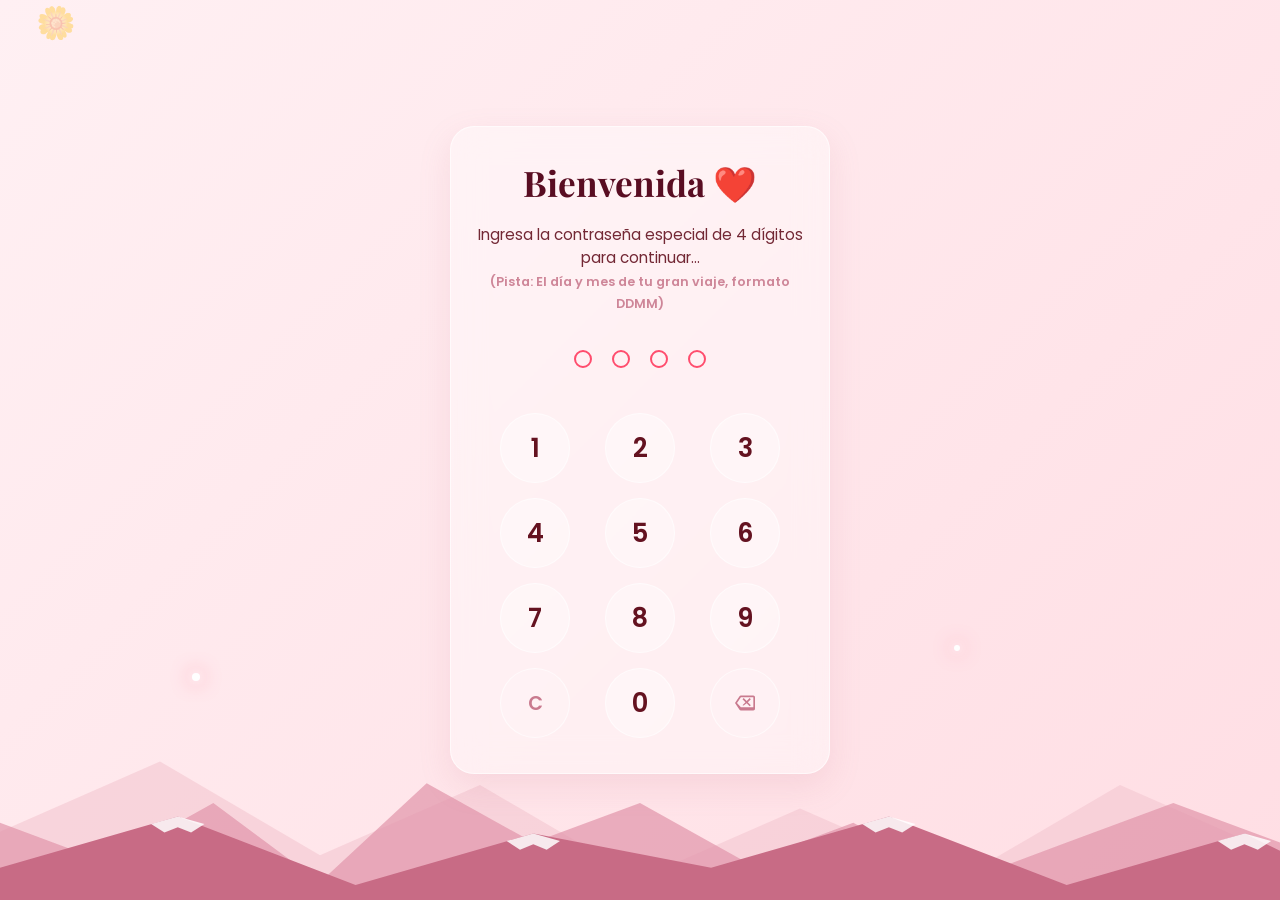
<file: index.html>
<!DOCTYPE html>
<html lang="es">

<head>
    <meta charset="UTF-8">
    <meta name="viewport" content="width=device-width, initial-scale=1.0, viewport-fit=cover">
    <title>Acceso Especial</title>
    <meta name="description" content="Ingresa la fecha de viaje de mi amor para acceder al contador.">

    <!-- Google Fonts -->
    <link rel="preconnect" href="https://fonts.googleapis.com">
    <link rel="preconnect" href="https://fonts.gstatic.com" crossorigin>
    <link
        href="https://fonts.googleapis.com/css2?family=Playfair+Display:ital,wght@0,400..900;1,400..900&family=Poppins:wght@300;400;600;700&display=swap"
        rel="stylesheet">

    <link rel="stylesheet" href="styles.css">
    <link rel="stylesheet" href="passcode.css">
</head>

<body>
    <!-- Ambient Hearts/Petals Container -->
    <div id="hearts-container"></div>

    <main class="passcode-container">
        <!-- Passcode Card -->
        <section class="passcode-card" id="passcode-card">
            <h1 class="passcode-title">Bienvenida ❤️</h1>
            <p class="passcode-subtitle">Ingresa la contraseña especial de 4 dígitos para continuar...<br><small>(Pista:
                    El día y mes de tu gran viaje, formato DDMM)</small></p>

            <!-- PIN Dots Display -->
            <div class="pin-display">
                <div class="pin-dot" data-index="0"></div>
                <div class="pin-dot" data-index="1"></div>
                <div class="pin-dot" data-index="2"></div>
                <div class="pin-dot" data-index="3"></div>
            </div>

            <!-- Custom Numeric Keypad -->
            <div class="keypad">
                <button class="key-btn" data-key="1">1</button>
                <button class="key-btn" data-key="2">2</button>
                <button class="key-btn" data-key="3">3</button>
                <button class="key-btn" data-key="4">4</button>
                <button class="key-btn" data-key="5">5</button>
                <button class="key-btn" data-key="6">6</button>
                <button class="key-btn" data-key="7">7</button>
                <button class="key-btn" data-key="8">8</button>
                <button class="key-btn" data-key="9">9</button>
                <button class="key-btn action" data-key="clear" aria-label="Borrar todo">C</button>
                <button class="key-btn" data-key="0">0</button>
                <button class="key-btn action" data-key="backspace" aria-label="Borrar último dígito">
                    <svg viewBox="0 0 24 24" width="20" height="20">
                        <path fill="currentColor"
                            d="M22 3H7c-.69 0-1.23.35-1.59.88L0 12l5.41 8.11c.36.53.9.89 1.59.89h15c1.1 0 2-.9 2-2V5c0-1.1-.9-2-2-2zm0 14H7.07L2.4 12l4.66-7H22v12zm-11.59-2L14 12.41 17.59 16 19 14.59 15.41 11 19 7.41 17.59 6 14 9.59 10.41 6 9 7.41 12.59 11 9 14.59z" />
                    </svg>
                </button>
            </div>
        </section>
    </main>

    <!-- Bottom Mountain Illustration -->
    <div class="mountain-container">
        <div class="sky-star animate-pulse"></div>
        <div class="sky-star-2 animate-pulse"></div>
        <svg class="mountain mountain-back" viewBox="0 0 1440 320" preserveAspectRatio="none">
            <path fill="#f3c6d1" fill-opacity="0.6"
                d="M0,224L180,128L360,256L540,160L720,288L900,192L1080,288L1260,160L1440,256L1440,320L1260,320L1080,320L900,320L720,320L540,320L360,320L180,320L0,320Z">
            </path>
        </svg>
        <svg class="mountain mountain-mid" viewBox="0 0 1440 320" preserveAspectRatio="none">
            <path fill="#e295aa" fill-opacity="0.7"
                d="M0,192L120,256L240,160L360,288L480,128L600,224L720,160L840,256L960,192L1080,288L1200,224L1320,160L1440,224L1440,320L1320,320L1200,320L1080,320L960,320L840,320L720,320L600,320L480,320L360,320L240,320L120,320L0,320Z">
            </path>
        </svg>
        <svg class="mountain mountain-front" viewBox="0 0 1440 320" preserveAspectRatio="none">
            <path fill="#c86b85"
                d="M0,256L200,160L400,288L600,192L800,256L1000,160L1200,288L1400,192L1440,224L1440,320L1400,320L1200,320L1000,320L800,320L600,320L400,320L200,320L0,320Z">
            </path>
            <path fill="#ffffff" fill-opacity="0.85"
                d="M170,174L200,160L230,174L215,190L200,180L185,190ZM570,206L600,192L630,206L615,222L600,212L585,222ZM970,174L1000,160L1030,174L1015,190L1000,180L985,190ZM1370,206L1400,192L1430,206L1415,222L1400,212L1385,222Z">
            </path>
        </svg>
    </div>

    <!-- Scripts -->
    <script src="passcode.js"></script>
</body>

</html>
</file>
<file: styles.css>
/* ==========================================================================
   Estilos Principales - Conteo Regresivo Romántico a Ancash
   ========================================================================== */

:root {
    --bg-pink-1: #fff0f3;
    --bg-pink-2: #ffccd5;
    --bg-lavender: #f0e6ff;
    --accent-rose: #ff4d6d;
    --accent-rose-hover: #ff758f;
    --rose-gold: #c97a8e;
    --deep-wine: #590d22;
    --dark-text: #641220;
    --glass-bg: rgba(255, 255, 255, 0.4);
    --glass-bg-hover: rgba(255, 255, 255, 0.55);
    --glass-border: rgba(255, 255, 255, 0.6);
    --glass-shadow: 0 12px 32px 0 rgba(201, 122, 142, 0.15);
    --font-serif: 'Playfair Display', Georgia, serif;
    --font-sans: 'Poppins', system-ui, -apple-system, sans-serif;
    --transition-smooth: all 0.4s cubic-bezier(0.175, 0.885, 0.32, 1.275);
}

/* Base Styles */
* {
    box-sizing: border-box;
    margin: 0;
    padding: 0;
}

body {
    font-family: var(--font-sans);
    color: var(--dark-text);
    min-height: 100vh;
    overflow-x: hidden;
    background: linear-gradient(135deg, var(--bg-pink-1), var(--bg-pink-2), var(--bg-lavender));
    background-size: 400% 400%;
    animation: gradientShift 15s ease infinite;
    display: flex;
    flex-direction: column;
    align-items: center;
    position: relative;
}

/* Background Animated Gradient */
@keyframes gradientShift {
    0% { background-position: 0% 50%; }
    50% { background-position: 100% 50%; }
    100% { background-position: 0% 50%; }
}

/* Interactive Hearts Overlay */
#hearts-container {
    position: fixed;
    top: 0;
    left: 0;
    width: 100%;
    height: 100%;
    pointer-events: none;
    z-index: 999;
    overflow: hidden;
}

/* Floating Elements in Background */
.ambient-heart {
    position: absolute;
    color: var(--accent-rose);
    opacity: 0.6;
    animation: floatUp 6s linear infinite;
    pointer-events: none;
}

@keyframes floatUp {
    0% {
        transform: translateY(100vh) scale(0) rotate(0deg);
        opacity: 0;
    }
    10% {
        opacity: 0.6;
    }
    90% {
        opacity: 0.6;
    }
    100% {
        transform: translateY(-10vh) scale(1.2) rotate(360deg);
        opacity: 0;
    }
}

/* Floating Music Player Button */
.floating-btn {
    position: fixed;
    top: 25px;
    right: 25px;
    width: 54px;
    height: 54px;
    border-radius: 50%;
    background: var(--glass-bg);
    border: 1px solid var(--glass-border);
    backdrop-filter: blur(12px);
    -webkit-backdrop-filter: blur(12px);
    color: var(--accent-rose);
    box-shadow: 0 4px 15px rgba(255, 77, 109, 0.2);
    cursor: pointer;
    display: flex;
    align-items: center;
    justify-content: center;
    z-index: 1000;
    transition: var(--transition-smooth);
}

.floating-btn:hover {
    transform: scale(1.1) rotate(15deg);
    background: var(--accent-rose);
    color: white;
    box-shadow: 0 6px 20px rgba(255, 77, 109, 0.4);
}

.floating-btn:active {
    transform: scale(0.95);
}

/* Indicador y animación para la música cuando el navegador requiere interacción */
.music-prompt {
    position: fixed;
    top: 32px;
    right: 90px;
    background: rgba(255, 77, 109, 0.95);
    color: #ffffff;
    padding: 8px 16px;
    border-radius: 20px;
    font-size: 0.85rem;
    font-weight: 600;
    box-shadow: 0 4px 15px rgba(255, 77, 109, 0.35);
    z-index: 1000;
    pointer-events: none;
    animation: promptPulse 2s infinite ease-in-out;
    transition: opacity 0.4s ease, transform 0.4s ease;
    white-space: nowrap;
}

.music-prompt.hidden {
    opacity: 0;
    transform: translateY(-10px);
    pointer-events: none;
    display: none !important;
}

@keyframes promptPulse {
    0%, 100% { transform: scale(1); }
    50% { transform: scale(1.05); }
}

.pulse-attention {
    animation: btnPulse 1.5s infinite alternate;
}

@keyframes btnPulse {
    0% { transform: scale(1); box-shadow: 0 0 0 0 rgba(255, 77, 109, 0.7); }
    100% { transform: scale(1.15); box-shadow: 0 0 0 14px rgba(255, 77, 109, 0); }
}

.hidden {
    display: none !important;
}

/* Main Container Layout */
.app-container {
    width: 100%;
    max-width: 900px;
    padding: 40px 20px 180px 20px; /* Extra bottom padding for mountains spacing */
    margin: auto 0;
    display: flex;
    flex-direction: column;
    align-items: center;
    gap: 40px;
    z-index: 10;
}

/* Hero Card */
.card-hero {
    width: 100%;
    background: var(--glass-bg);
    border: 1px solid var(--glass-border);
    backdrop-filter: blur(16px);
    -webkit-backdrop-filter: blur(16px);
    box-shadow: var(--glass-shadow);
    border-radius: 24px;
    padding: 40px 30px;
    text-align: center;
    display: flex;
    flex-direction: column;
    align-items: center;
    gap: 20px;
    transition: transform 0.3s ease;
}

.card-hero:hover {
    transform: translateY(-5px);
}

.heart-pulse-badge {
    background: rgba(255, 77, 109, 0.15);
    color: var(--accent-rose);
    padding: 8px 16px;
    border-radius: 50px;
    font-size: 0.9rem;
    font-weight: 600;
    border: 1px solid rgba(255, 77, 109, 0.25);
    animation: pulse 2s infinite;
}

@keyframes pulse {
    0% { transform: scale(1); }
    50% { transform: scale(1.05); }
    100% { transform: scale(1); }
}

.main-title {
    font-family: var(--font-serif);
    font-size: 2.8rem;
    font-weight: 700;
    color: var(--deep-wine);
    line-height: 1.2;
}

.subtitle {
    font-size: 1.1rem;
    color: var(--dark-text);
    opacity: 0.9;
    max-width: 600px;
}



/* D-Day Celebration Message */
.celebration-message {
    animation: zoomIn 0.8s cubic-bezier(0.175, 0.885, 0.32, 1.275) forwards;
}

.celebration-message h2 {
    font-family: var(--font-serif);
    font-size: 3rem;
    color: var(--accent-rose);
    margin-bottom: 15px;
    text-shadow: 0 0 15px rgba(255, 77, 109, 0.2);
}

.celebration-message .sweet-words {
    font-size: 1.25rem;
    line-height: 1.6;
    color: var(--deep-wine);
    max-width: 650px;
    margin: 0 auto;
}

@keyframes zoomIn {
    0% { transform: scale(0.8); opacity: 0; }
    100% { transform: scale(1); opacity: 1; }
}

/* Progress Bar / Traveling Heart */
.progress-bar-container {
    position: relative;
    width: 100%;
    height: 8px;
    background: rgba(255, 255, 255, 0.4);
    border-radius: 10px;
    margin-top: 30px;
}

.progress-trail {
    position: absolute;
    top: 0;
    left: 0;
    width: 100%;
    height: 100%;
    border-radius: 10px;
    border: 1.5px dashed rgba(255, 77, 109, 0.25);
    pointer-events: none;
}

.progress-bar {
    position: absolute;
    top: 0;
    left: 0;
    height: 100%;
    width: 0%;
    background: linear-gradient(90deg, var(--bg-pink-2), var(--accent-rose));
    border-radius: 10px;
    transition: width 1s cubic-bezier(0.1, 0.8, 0.2, 1);
}

.traveling-element {
    position: absolute;
    top: -10px;
    left: 0%;
    transform: translateX(-50%);
    transition: left 1s cubic-bezier(0.1, 0.8, 0.2, 1);
    z-index: 5;
    filter: drop-shadow(0 4px 6px rgba(255, 77, 109, 0.3));
}

.traveling-element svg {
    animation: floatAirplane 3s ease-in-out infinite;
}

@keyframes floatAirplane {
    0% { transform: translateY(0) rotate(0deg); }
    50% { transform: translateY(-4px) rotate(3deg); }
    100% { transform: translateY(0) rotate(0deg); }
}

.progress-labels {
    width: 100%;
    display: flex;
    justify-content: space-between;
    font-size: 0.85rem;
    font-weight: 600;
    color: var(--rose-gold);
    margin-top: 5px;
}

/* Love Letter Section */
.envelope-section {
    width: 100%;
    display: flex;
    flex-direction: column;
    align-items: center;
    gap: 15px;
}

/* Letter Day Tabs */
.letter-tabs {
    display: flex;
    justify-content: center;
    gap: 10px;
    margin-top: 15px;
    flex-wrap: wrap;
    z-index: 10;
}

.tab-btn {
    font-family: var(--font-sans);
    font-size: 0.9rem;
    font-weight: 600;
    color: var(--dark-text);
    background: rgba(255, 255, 255, 0.45);
    border: 1px solid var(--glass-border);
    padding: 8px 18px;
    border-radius: 50px;
    cursor: pointer;
    box-shadow: 0 4px 10px rgba(201, 122, 142, 0.08);
    transition: var(--transition-smooth);
    display: flex;
    align-items: center;
    gap: 5px;
}

.tab-btn:hover {
    background: rgba(255, 255, 255, 0.85);
    transform: translateY(-2px);
    box-shadow: 0 6px 15px rgba(255, 77, 109, 0.15);
}

.tab-btn.active {
    background: linear-gradient(135deg, var(--accent-rose), var(--accent-rose-hover));
    color: white;
    border-color: var(--accent-rose);
    box-shadow: 0 6px 18px rgba(255, 77, 109, 0.35);
}

.tab-btn:active {
    transform: translateY(0);
}

.letter-instruction {
    font-size: 1rem;
    color: var(--rose-gold);
    font-style: italic;
    animation: bounceText 2s infinite;
}

@keyframes bounceText {
    0%, 100% { transform: translateY(0); }
    50% { transform: translateY(-4px); }
}

/* Envelope Container */
.envelope-wrapper {
    position: relative;
    width: 320px;
    height: 220px;
    cursor: pointer;
    perspective: 1000px;
}

.envelope {
    position: relative;
    width: 100%;
    height: 100%;
    background: #ffa6c9;
    border-radius: 0 0 12px 12px;
    box-shadow: 0 15px 35px rgba(201, 122, 142, 0.25);
    transition: transform 0.4s ease;
}

.envelope:hover {
    transform: scale(1.02) translateY(-3px);
}

/* Envelope Flap */
.envelope .flap {
    position: absolute;
    top: 0;
    left: 0;
    width: 0;
    height: 0;
    border-left: 160px solid transparent;
    border-right: 160px solid transparent;
    border-top: 115px solid #ff85a2;
    transform-origin: top;
    transition: transform 0.4s ease 0.2s, z-index 0.2s;
    z-index: 4;
}

/* Envelope Pocket */
.envelope .pocket {
    position: absolute;
    bottom: 0;
    left: 0;
    width: 0;
    height: 0;
    border-left: 160px solid #ffa6c9;
    border-right: 160px solid #ffa6c9;
    border-bottom: 110px solid #ff7096;
    border-radius: 0 0 12px 12px;
    z-index: 3;
}

/* The Sealed Heart */
.heart-seal {
    position: absolute;
    top: 100px;
    left: 50%;
    transform: translate(-50%, -50%) scale(1);
    font-size: 2.2rem;
    z-index: 5;
    transition: transform 0.3s cubic-bezier(0.175, 0.885, 0.32, 1.275);
    cursor: pointer;
}

.envelope-wrapper:hover .heart-seal {
    transform: translate(-50%, -50%) scale(1.15);
}

/* The actual Letter */
.letter {
    position: absolute;
    bottom: 10px;
    left: 10px;
    right: 10px;
    height: 200px;
    background: #fff;
    border-radius: 8px;
    box-shadow: 0 2px 10px rgba(0,0,0,0.06);
    transition: transform 0.5s cubic-bezier(0.25, 1, 0.5, 1) 0s, height 0.5s ease 0s;
    z-index: 2;
    overflow: hidden;
    padding: 20px;
}

.letter-content {
    opacity: 0.1;
    transform: translateY(20px);
    transition: opacity 0.4s ease, transform 0.4s ease;
    display: flex;
    flex-direction: column;
    gap: 12px;
}

.letter-title {
    font-family: var(--font-serif);
    font-size: 1.15rem;
    color: var(--accent-rose);
    margin-bottom: 5px;
}

.letter-text {
    font-size: 0.85rem;
    line-height: 1.5;
    color: #4a4a4a;
    text-align: justify;
}

.letter-signature {
    font-size: 0.85rem;
    color: var(--rose-gold);
    align-self: flex-end;
    margin-top: 10px;
    line-height: 1.4;
    text-align: right;
}

/* Open Envelope Animation Classes */
.envelope-wrapper.open .envelope .flap {
    transform: rotateX(180deg);
    z-index: 1;
    transition: transform 0.4s ease, z-index 0.2s 0.2s;
}

.envelope-wrapper.open .letter {
    transform: translateY(-160px);
    height: 380px;
    z-index: 4;
    box-shadow: 0 10px 30px rgba(0,0,0,0.1);
    transition: transform 0.5s cubic-bezier(0.25, 1, 0.5, 1) 0.3s, height 0.5s ease 0.3s, z-index 0s 0.3s;
    overflow-y: auto;
}

/* Custom Scrollbar for letter */
.letter::-webkit-scrollbar {
    width: 6px;
}
.letter::-webkit-scrollbar-track {
    background: #f7f7f7;
    border-radius: 4px;
}
.letter::-webkit-scrollbar-thumb {
    background: var(--bg-pink-2);
    border-radius: 4px;
}

.envelope-wrapper.open .letter-content {
    opacity: 1;
    transform: translateY(0);
    transition: opacity 0.5s ease 0.6s, transform 0.5s ease 0.6s;
}

.envelope-wrapper.open .heart-seal {
    transform: translate(-50%, -50%) scale(0);
    opacity: 0;
    pointer-events: none;
    transition: transform 0.3s ease, opacity 0.3s ease;
}

/* Mountains Styling at Bottom */
.mountain-container {
    position: fixed;
    bottom: -1px;
    left: 0;
    width: 100%;
    height: 180px;
    pointer-events: none;
    z-index: 1;
}

.mountain {
    position: absolute;
    bottom: -1px;
    left: 0;
    width: 100%;
    height: 100%;
}

.mountain-back {
    height: 130%;
    animation: floatBackMount 20s ease-in-out infinite alternate;
}

.mountain-mid {
    height: 110%;
    animation: floatMidMount 16s ease-in-out infinite alternate;
}

.mountain-front {
    height: 95%;
}

@keyframes floatBackMount {
    0% { transform: translateY(0); }
    100% { transform: translateY(6px); }
}

@keyframes floatMidMount {
    0% { transform: translateY(0); }
    100% { transform: translateY(3px); }
}

/* Sky Stars Anim */
.sky-star, .sky-star-2 {
    position: absolute;
    border-radius: 50%;
    background: #fff;
    box-shadow: 0 0 10px #fff, 0 0 20px var(--accent-rose);
}

.sky-star {
    bottom: 220px;
    left: 15%;
    width: 8px;
    height: 8px;
    animation: pulseGlow 3s infinite;
}

.sky-star-2 {
    bottom: 250px;
    right: 25%;
    width: 6px;
    height: 6px;
    animation: pulseGlow 4s infinite 1s;
}

@keyframes pulseGlow {
    0%, 100% { transform: scale(1); opacity: 0.6; }
    50% { transform: scale(1.4); opacity: 1; box-shadow: 0 0 15px #fff, 0 0 30px var(--accent-rose); }
}

/* Responsive Media Queries para móviles y tablets (Samsung Galaxy A56, etc.) */
@media (max-width: 768px) {
    .app-container {
        padding-top: 25px;
        padding-bottom: calc(150px + env(safe-area-inset-bottom, 0px));
        gap: 25px;
    }
    
    .floating-btn {
        top: 15px;
        right: 15px;
        width: 48px;
        height: 48px;
        touch-action: manipulation;
        -webkit-tap-highlight-color: transparent;
    }

    .music-prompt {
        top: 70px;
        right: 15px;
        font-size: 0.78rem;
        padding: 6px 12px;
        max-width: calc(100vw - 30px);
    }

    .card-hero {
        padding: 25px 16px;
        border-radius: 20px;
    }

    .main-title {
        font-size: 1.85rem;
    }

    .celebration-message h2 {
        font-size: 2.1rem;
    }

    .celebration-message .sweet-words {
        font-size: 1.05rem;
        line-height: 1.5;
    }

    .subtitle {
        font-size: 0.9rem;
    }
    
    .letter-tabs {
        gap: 6px;
        margin-top: 10px;
    }

    .tab-btn {
        font-size: 0.78rem;
        padding: 6px 10px;
        touch-action: manipulation;
        -webkit-tap-highlight-color: transparent;
    }

    .envelope-wrapper {
        width: 280px;
        height: 190px;
        touch-action: manipulation;
        -webkit-tap-highlight-color: transparent;
    }
    
    .envelope .flap {
        border-left-width: 140px;
        border-right-width: 140px;
        border-top-width: 100px;
    }
    
    .envelope .pocket {
        border-left-width: 140px;
        border-right-width: 140px;
        border-bottom-width: 95px;
    }

    .envelope-wrapper.open .letter {
        transform: translateY(-140px);
        height: 330px;
        -webkit-overflow-scrolling: touch;
    }

    .letter-content {
        gap: 10px;
    }
    
    .mountain-container {
        height: 120px;
    }
    
    .sky-star {
        bottom: 140px;
    }
    .sky-star-2 {
        bottom: 160px;
    }
}

@media (max-width: 420px) {
    .app-container {
        padding-left: 12px;
        padding-right: 12px;
    }

    .main-title {
        font-size: 1.65rem;
    }

    .celebration-message h2 {
        font-size: 1.8rem;
    }

    .celebration-message .sweet-words {
        font-size: 0.98rem;
    }

    .envelope-wrapper {
        width: 260px;
        height: 180px;
    }

    .envelope .flap {
        border-left-width: 130px;
        border-right-width: 130px;
        border-top-width: 92px;
    }

    .envelope .pocket {
        border-left-width: 130px;
        border-right-width: 130px;
        border-bottom-width: 90px;
    }

    .envelope-wrapper.open .letter {
        transform: translateY(-130px);
        height: 310px;
        padding: 15px;
    }
}
</file>
<file: passcode.css>
/* ==========================================================================
   Estilos específicos para el bloqueo por contraseña
   ========================================================================== */

/* Contenedor principal de la contraseña */
.passcode-container {
    width: 100%;
    max-width: 420px;
    min-height: 100vh;
    display: flex;
    flex-direction: column;
    align-items: center;
    justify-content: center;
    padding: 20px;
    z-index: 10;
    box-sizing: border-box;
}

/* Tarjeta Glassmorphic */
.passcode-card {
    width: 100%;
    background: var(--glass-bg);
    border: 1px solid var(--glass-border);
    backdrop-filter: blur(16px);
    -webkit-backdrop-filter: blur(16px);
    box-shadow: var(--glass-shadow);
    border-radius: 24px;
    padding: 35px 25px;
    text-align: center;
    display: flex;
    flex-direction: column;
    align-items: center;
    gap: 20px;
    transition: transform 0.3s ease, box-shadow 0.3s ease;
}

.passcode-card:hover {
    transform: translateY(-3px);
    box-shadow: 0 16px 36px 0 rgba(201, 122, 142, 0.2);
}

.passcode-title {
    font-family: var(--font-serif);
    font-size: 2.2rem;
    font-weight: 700;
    color: var(--deep-wine);
    line-height: 1.2;
}

.passcode-subtitle {
    font-size: 0.95rem;
    color: var(--dark-text);
    opacity: 0.9;
    line-height: 1.5;
}

.passcode-subtitle small {
    font-size: 0.8rem;
    color: var(--rose-gold);
    font-weight: 600;
}

/* Visualizador de PIN (Puntos) */
.pin-display {
    display: flex;
    justify-content: center;
    gap: 20px;
    margin: 15px 0;
}

.pin-dot {
    width: 18px;
    height: 18px;
    border-radius: 50%;
    border: 2px solid var(--accent-rose);
    background: transparent;
    transition: all 0.25s cubic-bezier(0.175, 0.885, 0.32, 1.275);
}

.pin-dot.filled {
    background: var(--accent-rose);
    transform: scale(1.15);
    box-shadow: 0 0 10px rgba(255, 77, 109, 0.5);
}

.pin-dot.error {
    border-color: #d90429;
    background: #d90429;
    transform: scale(1.15);
    box-shadow: 0 0 10px rgba(217, 4, 41, 0.5);
}

.pin-dot.success {
    border-color: #2b9348;
    background: #2b9348;
    transform: scale(1.2);
    box-shadow: 0 0 12px rgba(43, 147, 72, 0.6);
}

/* Teclado Numérico (Keypad) */
.keypad {
    display: grid;
    grid-template-columns: repeat(3, 1fr);
    gap: 15px;
    width: 100%;
    max-width: 300px;
    margin-top: 10px;
}

.key-btn {
    aspect-ratio: 1;
    width: 70px;
    height: 70px;
    margin: 0 auto;
    border-radius: 50%;
    border: 1px solid var(--glass-border);
    background: rgba(255, 255, 255, 0.35);
    font-family: var(--font-sans);
    font-size: 1.6rem;
    font-weight: 600;
    color: var(--dark-text);
    cursor: pointer;
    display: flex;
    align-items: center;
    justify-content: center;
    transition: all 0.25s cubic-bezier(0.175, 0.885, 0.32, 1.275);
    user-select: none;
    -webkit-tap-highlight-color: transparent;
}

.key-btn:hover {
    background: var(--accent-rose);
    color: white;
    transform: scale(1.08);
    box-shadow: 0 5px 15px rgba(255, 77, 109, 0.3);
    border-color: var(--accent-rose);
}

.key-btn:active {
    transform: scale(0.92);
}

.key-btn.action {
    background: rgba(255, 255, 255, 0.15);
    font-size: 1.2rem;
    color: var(--rose-gold);
}

.key-btn.action:hover {
    background: var(--rose-gold);
    color: white;
    border-color: var(--rose-gold);
    box-shadow: 0 5px 15px rgba(201, 122, 142, 0.3);
}

/* Animaciones */

/* Animación de vibración de error (Shake) */
.shake {
    animation: shakeCard 0.4s ease-in-out;
}

@keyframes shakeCard {
    0%, 100% { transform: translateX(0); }
    20%, 60% { transform: translateX(-10px); }
    40%, 80% { transform: translateX(10px); }
}

/* Animación de pulsación de éxito */
.success-scale {
    animation: successPulse 0.5s ease-in-out forwards;
}

@keyframes successPulse {
    0% { transform: scale(1); }
    50% { transform: scale(1.04); box-shadow: 0 0 40px rgba(43, 147, 72, 0.3); }
    100% { transform: scale(1); }
}

/* Responsividad para móviles pequeños */
@media (max-width: 480px) {
    .passcode-card {
        padding: 25px 18px;
    }
    
    .passcode-title {
        font-size: 1.8rem;
    }
    
    .key-btn {
        width: 60px;
        height: 60px;
        font-size: 1.4rem;
    }
    
    .keypad {
        gap: 12px;
    }
}
</file>
